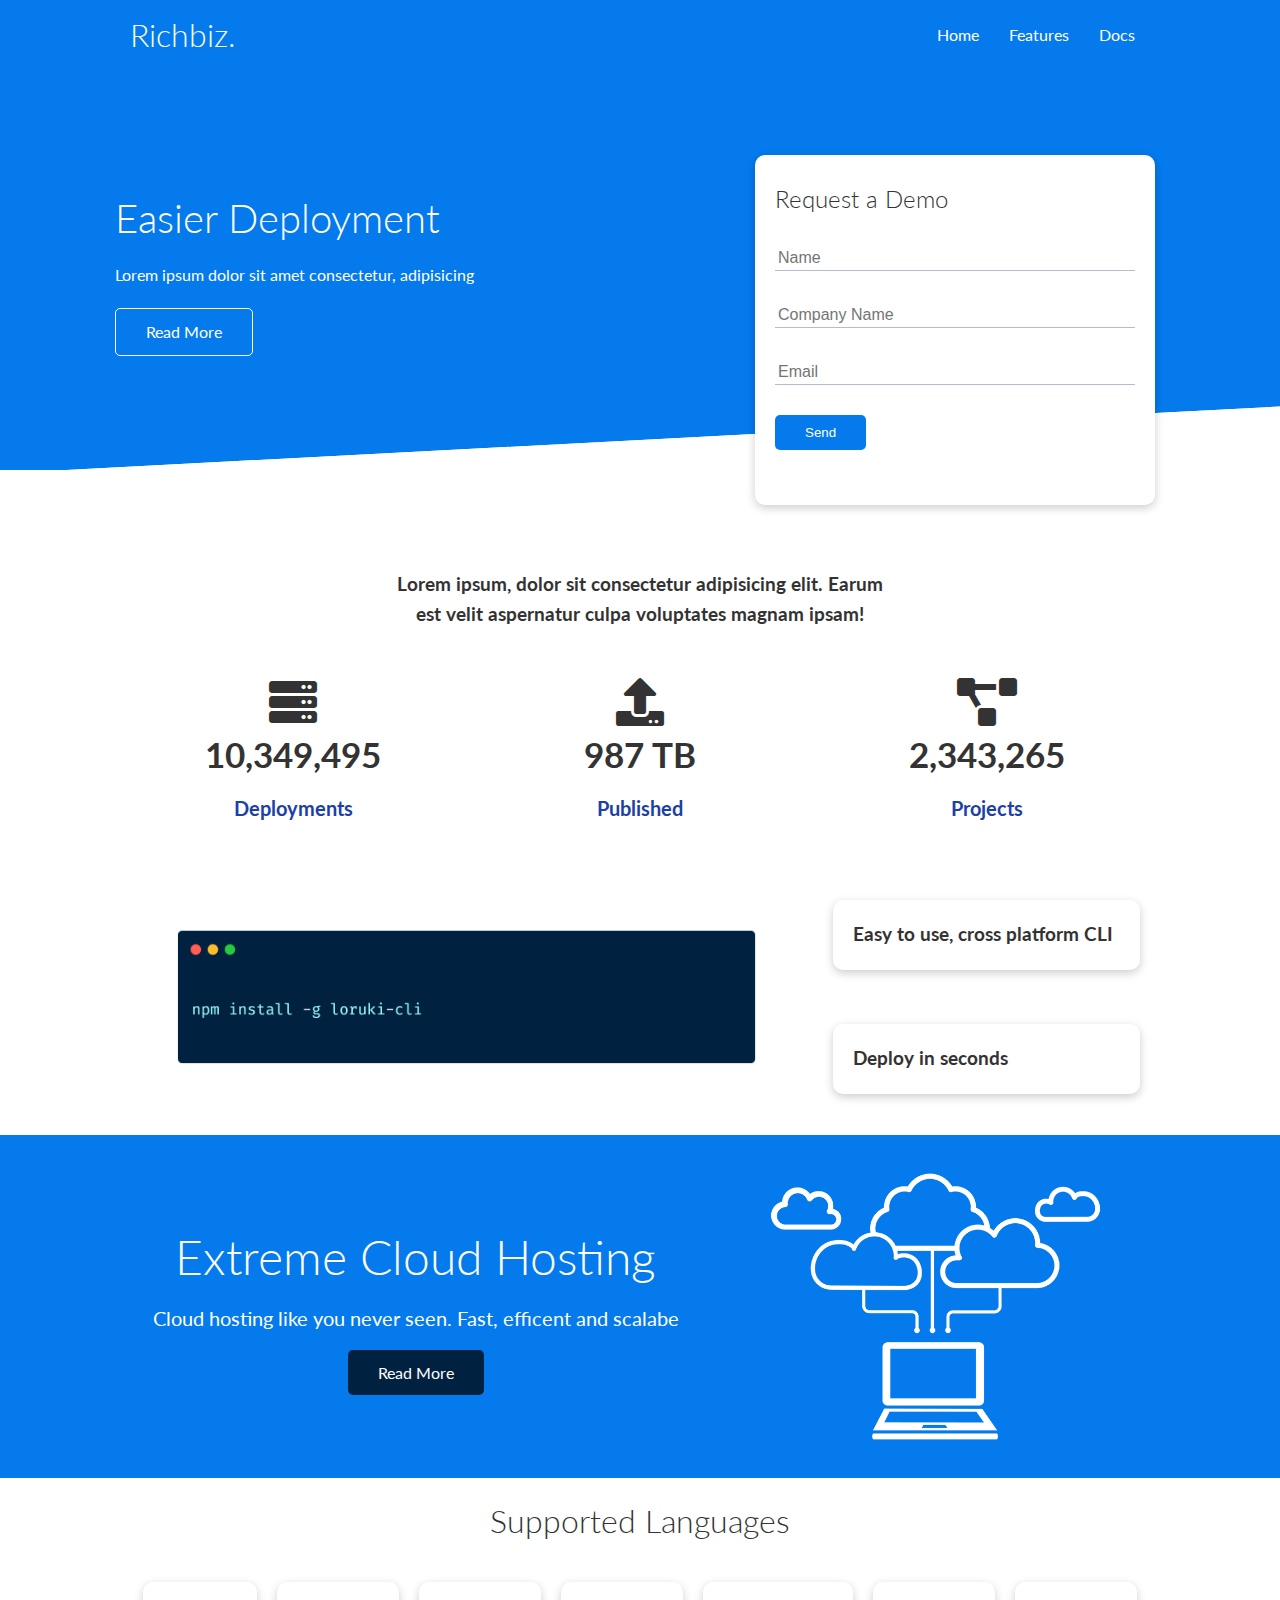
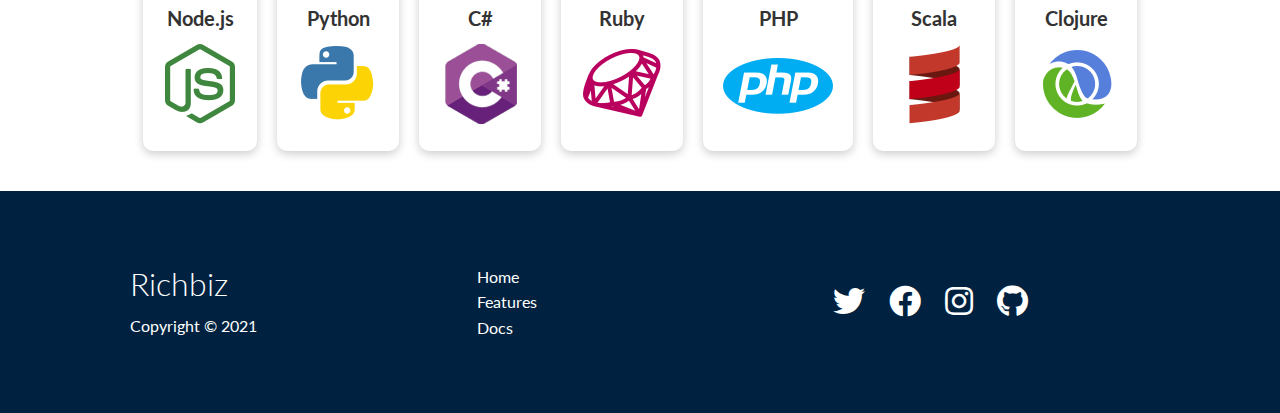
<file: index.html>
<!DOCTYPE html>
<html lang="en">
<head>
    <meta name="viewport" content="width=device-width, initial-scale=1.0">
    <meta http-equiv="X-UA-Compatible" content="IE=edge">
    <meta charset="UTF-8">
    <link rel="stylesheet" href="https://cdnjs.cloudflare.com/ajax/libs/font-awesome/5.15.4/css/all.min.css" integrity="sha512-1ycn6IcaQQ40/MKBW2W4Rhis/DbILU74C1vSrLJxCq57o941Ym01SwNsOMqvEBFlcgUa6xLiPY/NS5R+E6ztJQ==" crossorigin="anonymous" referrerpolicy="no-referrer" />
    <link rel="stylesheet" href="css/style.css">
    <link rel="stylesheet" href="css/utilities.css">
    <title>Richbiz | Cloud Hosting for Everyone</title>
</head>
<body>
    <!-- nav bar -->
    <div class="navbar">
        <div class="container flex">
            <h1 class="logo">Richbiz.</h1>
            <nav>
                <ul>
                    <li><a href="index.html">Home</a></li>
                    <li><a href="features.html">Features</a></li>
                    <li><a href="docs.html">Docs</a></li>
                </ul>
            </nav>
        </div>
    </div>

    <!-- Show case -->

    <section class="showcase">
        <div class="container grid">
            <div class="showcase-text">
                <h1>Easier Deployment</h1>
                <p>Lorem ipsum dolor sit amet consectetur, adipisicing</p>
                <a href="features.html" class="btn btn-outline">Read More</a>
            </div>
            <div class="showcase-form card">
                <h2>Request a Demo</h2>
                <form>
                    <div class="form-control">
                        <input type="text" name="name" placeholder="Name" required>
                    </div>
                    <div class="form-control">
                        <input type="text" name="company" placeholder="Company Name" required>
                    </div>
                    <div class="form-control">
                        <input type="email" name="email" placeholder="Email" required>
                    </div>
                    <input type="submit" value="Send" class="btn btn-primary">
                </form>
            </div>
        </div>
    </section>

    <!-- Stats -->

    <section class="stats">
        <div class="container">
            <h3 class="stats-heading text-center">
                Lorem ipsum, dolor sit consectetur adipisicing elit. Earum est velit aspernatur culpa voluptates magnam ipsam!
            </h3>

            <div class="grid grid-3 text-center my-4">
                <div>
                    <i class="fas fa-server fa-3x"></i>
                    <h3>10,349,495</h3>
                    <p class="text-secondary">Deployments</p>
                </div>
                <div>
                    <i class="fas fa-upload fa-3x"></i>
                    <h3>987 TB</h3>
                    <p class="text-secondary">Published</p>
                </div>
                <div>
                    <i class="fas fa-project-diagram fa-3x"></i>
                    <h3>2,343,265</h3>
                    <p class="text-secondary">Projects</p>
                </div>
            </div>
        </div>
    </section>

    <!-- CLI -->
    <section class="cli">
        <div class="container grid">
            <img src="/images/cli.png" alt="">
            <div class="card">
                <h3>Easy to use, cross platform CLI</h3>
            </div>
            <div class="card">
                <h3>Deploy in seconds</h3>
            </div>
        </div>
    </section>

    <!-- Cloud -->
    <section class="cloud bg-primary my-2 py-2">
        <div class="container grid">
            <div class="text-center">
                <h2 class="lg">Extreme Cloud Hosting</h2>
                <p class="lead my-1">Cloud hosting like you never seen. Fast, efficent and scalabe</p>
                <a href="features.html" class="btn btn-dark">Read More</a>
            </div>
            <img src="/images/cloud.png" alt="">
        </div>
    </section>

    <!-- Language -->

    <section class="languages">
        <h2 class="md text-center my-2">
            Supported Languages
        </h2>
        <div class="container flex">
            <div class="card">
                <h4>Node.js</h4>
                <img src="/images/logos/node.png" alt="">
            </div>
            <div class="card">
                <h4>Python</h4>
                <img src="/images/logos/python.png" alt="">
            </div>
            <div class="card">
                <h4>C#</h4>
                <img src="/images/logos/csharp.png" alt="">
            </div>
            <div class="card">
                <h4>Ruby</h4>
                <img src="/images/logos/ruby.png" alt="">
            </div>
            <div class="card">
                <h4>PHP</h4>
                <img src="/images/logos/php.png" alt="">
            </div>
            <div class="card">
                <h4>Scala</h4>
                <img src="/images/logos/scala.png" alt="">
            </div>
            <div class="card">
                <h4>Clojure</h4>
                <img src="/images/logos/clojure.png" alt="">
            </div>
        </div>
    </section>

    <!-- footer -->

    <footer class="footer bg-dark py-5">
        <div class="container grid grid-3">
            <div>
                <h1>Richbiz</h1>
                <p>Copyright &copy; 2021</p>
            </div>
            <nav>
                <ul>
                    <li><a href="index.html">Home</a></li>
                    <li><a href="features.html">Features</a></li>
                    <li><a href="docs.html">Docs</a></li>
                </ul>
            </nav>
            <div class="social">
                <a href="#"><i class="fab fa-twitter fa-2x"></i></a>
                <a href="#"><i class="fab fa-facebook fa-2x"></i></a>
                <a href="#"><i class="fab fa-instagram fa-2x"></i></a>
                <a href="#"><i class="fab fa-github fa-2x"></i></a>
            </div>
        </div>
    </footer>
</body>
</html>
</file>
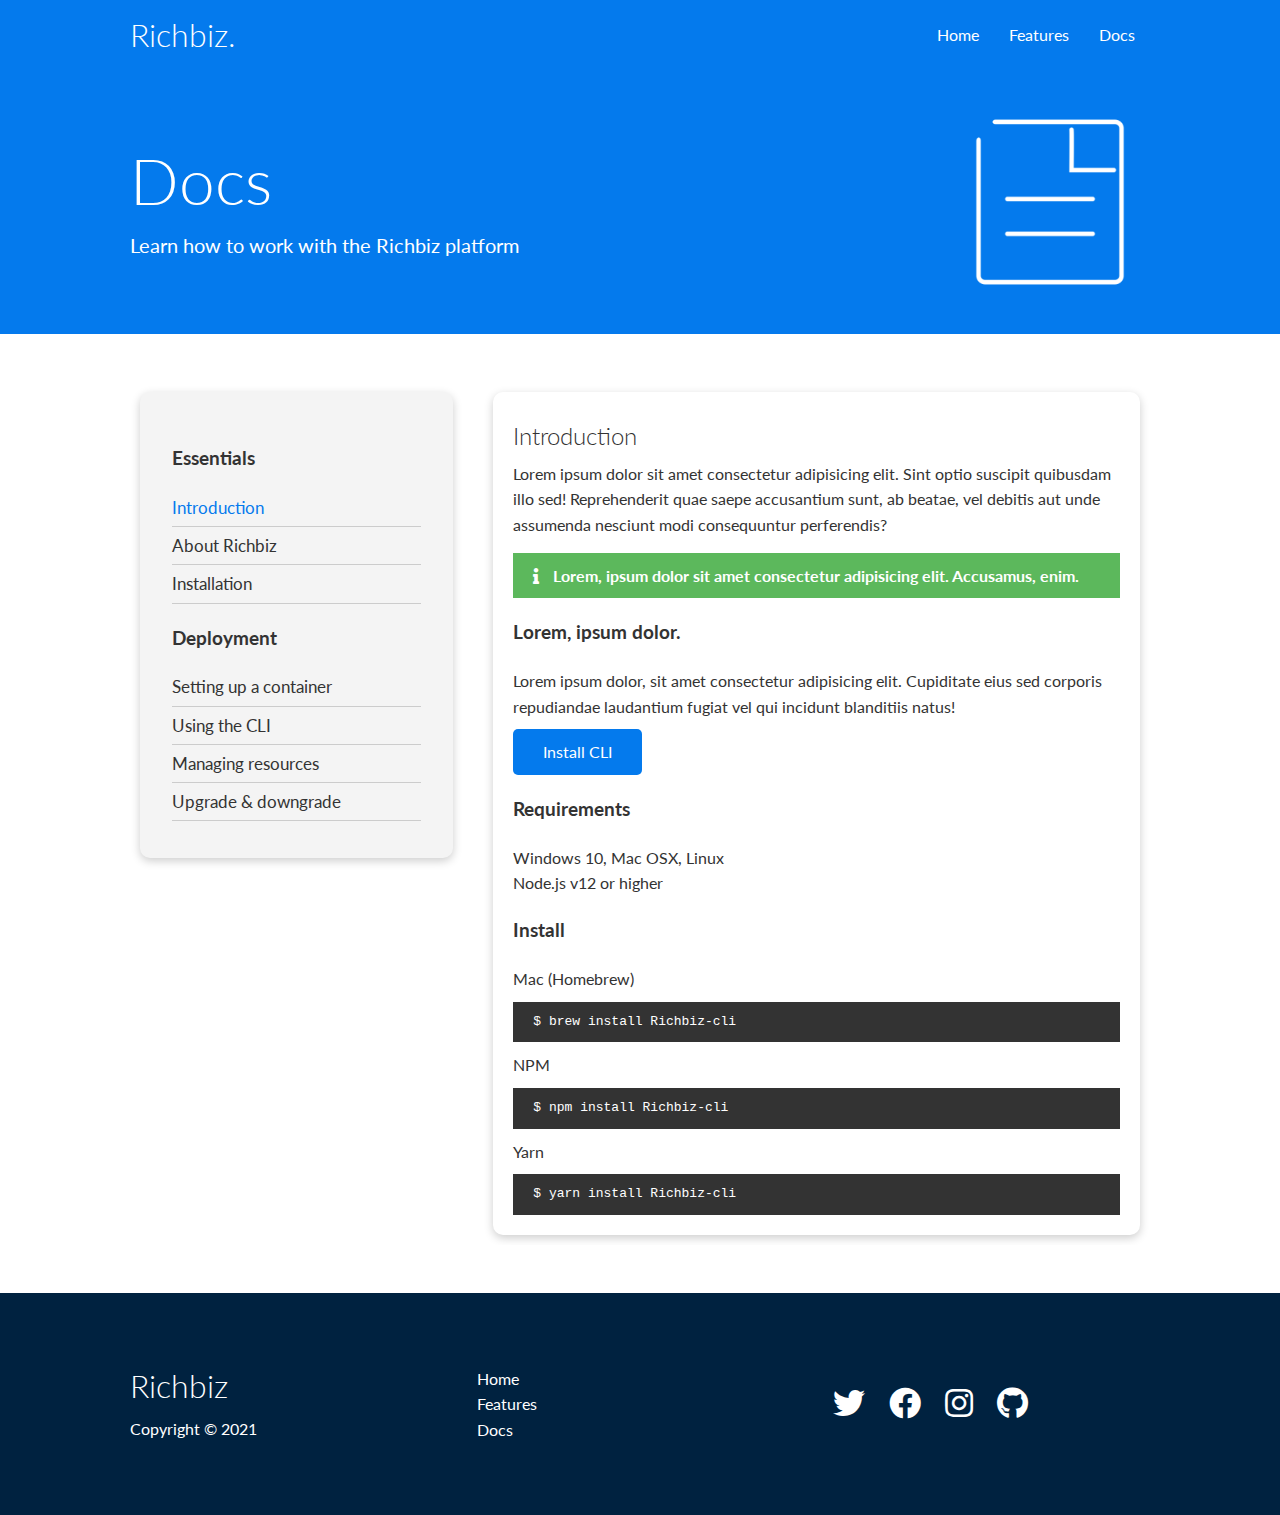
<file: docs.html>
<!DOCTYPE html>
<html lang="en">
<head>
    <meta name="viewport" content="width=device-width, initial-scale=1.0">
    <meta http-equiv="X-UA-Compatible" content="IE=edge">
    <meta charset="UTF-8">
    <link rel="stylesheet" href="https://cdnjs.cloudflare.com/ajax/libs/font-awesome/5.15.4/css/all.min.css" integrity="sha512-1ycn6IcaQQ40/MKBW2W4Rhis/DbILU74C1vSrLJxCq57o941Ym01SwNsOMqvEBFlcgUa6xLiPY/NS5R+E6ztJQ==" crossorigin="anonymous" referrerpolicy="no-referrer" />
    <link rel="stylesheet" href="css/style.css">
    <link rel="stylesheet" href="css/utilities.css">
    <title>Richbiz | Cloud Hosting for Everyone</title>
</head>
<body>
    <!-- nav bar -->
    <div class="navbar">
        <div class="container flex">
            <h1 class="logo">Richbiz.</h1>
            <nav>
                <ul>
                    <li><a href="index.html">Home</a></li>
                    <li><a href="features.html">Features</a></li>
                    <li><a href="docs.html">Docs</a></li>
                </ul>
            </nav>
        </div>
    </div>

    <!-- Head -->

    <section class="docs-head bg-primary py-3">
        <div class="container grid">
            <div>
                <h1 class="xl">Docs</h1>
                <p class="lead">Learn how to work with the Richbiz platform</p>
            </div>
            <img src="/images/docs.png" alt="">
        </div>
    </section>
   
    <!-- Docs main -->
    <section class="docs-main my-4">
        <div class="container grid">
            <div class="card bg-light p-3">
                <h3 class="my-2">Essentials</h3>
                <nav>
                    <ul>
                        <li><a class="text-primary" href="#">Introduction</a></li>
                        <li><a href="#">About Richbiz</a></li>
                        <li><a href="#">Installation</a></li>
                    </ul>
                </nav>
                <h3 class="my-2">Deployment</h3>
                <nav>
                    <ul>
                        <li><a href="#">Setting up a container</a></li>
						<li><a href="#">Using the CLI</a></li>
						<li><a href="#">Managing resources</a></li>
						<li><a href="#">Upgrade & downgrade</a></li>
                    </ul>
                </nav>
            </div>
            <div class="card">
                <h2>Introduction</h2>
                <p>Lorem ipsum dolor sit amet consectetur adipisicing elit. Sint optio suscipit quibusdam illo sed! Reprehenderit quae saepe accusantium sunt, ab beatae, vel debitis aut unde assumenda nesciunt modi consequuntur perferendis?</p>
                <div class="alert alert-success">
                    <i class="fas fa-info"></i> Lorem, ipsum dolor sit amet consectetur adipisicing elit. Accusamus, enim.
                </div>
                <h3>Lorem, ipsum dolor.</h3>
                <p>Lorem ipsum dolor, sit amet consectetur adipisicing elit. Cupiditate eius sed corporis repudiandae laudantium fugiat vel qui incidunt blanditiis natus!</p>
                <a href="#" class="btn btn-primary">Install CLI</a>
                <h3>Requirements</h3>
                <ul>
                    <li>Windows 10, Mac OSX, Linux</li>
                    <li>Node.js v12 or higher</li>
                </ul>
                <h3>Install</h3>
                <p>Mac (Homebrew)</p>
                <pre><code>$ brew install Richbiz-cli</code></pre>
                <p>NPM</p>
                <pre><code>$ npm install Richbiz-cli</code></pre>
                <p>Yarn</p>
                <pre><code>$ yarn install Richbiz-cli</code></pre>
            </div>
        </div>
    </section>
    
    <!-- footer -->

    <footer class="footer bg-dark py-5">
        <div class="container grid grid-3">
            <div>
                <h1>Richbiz</h1>
                <p>Copyright &copy; 2021</p>
            </div>
            <nav>
                <ul>
                    <li><a href="index.html">Home</a></li>
                    <li><a href="features.html">Features</a></li>
                    <li><a href="docs.html">Docs</a></li>
                </ul>
            </nav>
            <div class="social">
                <a href="#"><i class="fab fa-twitter fa-2x"></i></a>
                <a href="#"><i class="fab fa-facebook fa-2x"></i></a>
                <a href="#"><i class="fab fa-instagram fa-2x"></i></a>
                <a href="#"><i class="fab fa-github fa-2x"></i></a>
            </div>
        </div>
    </footer>
</body>
</html>
</file>
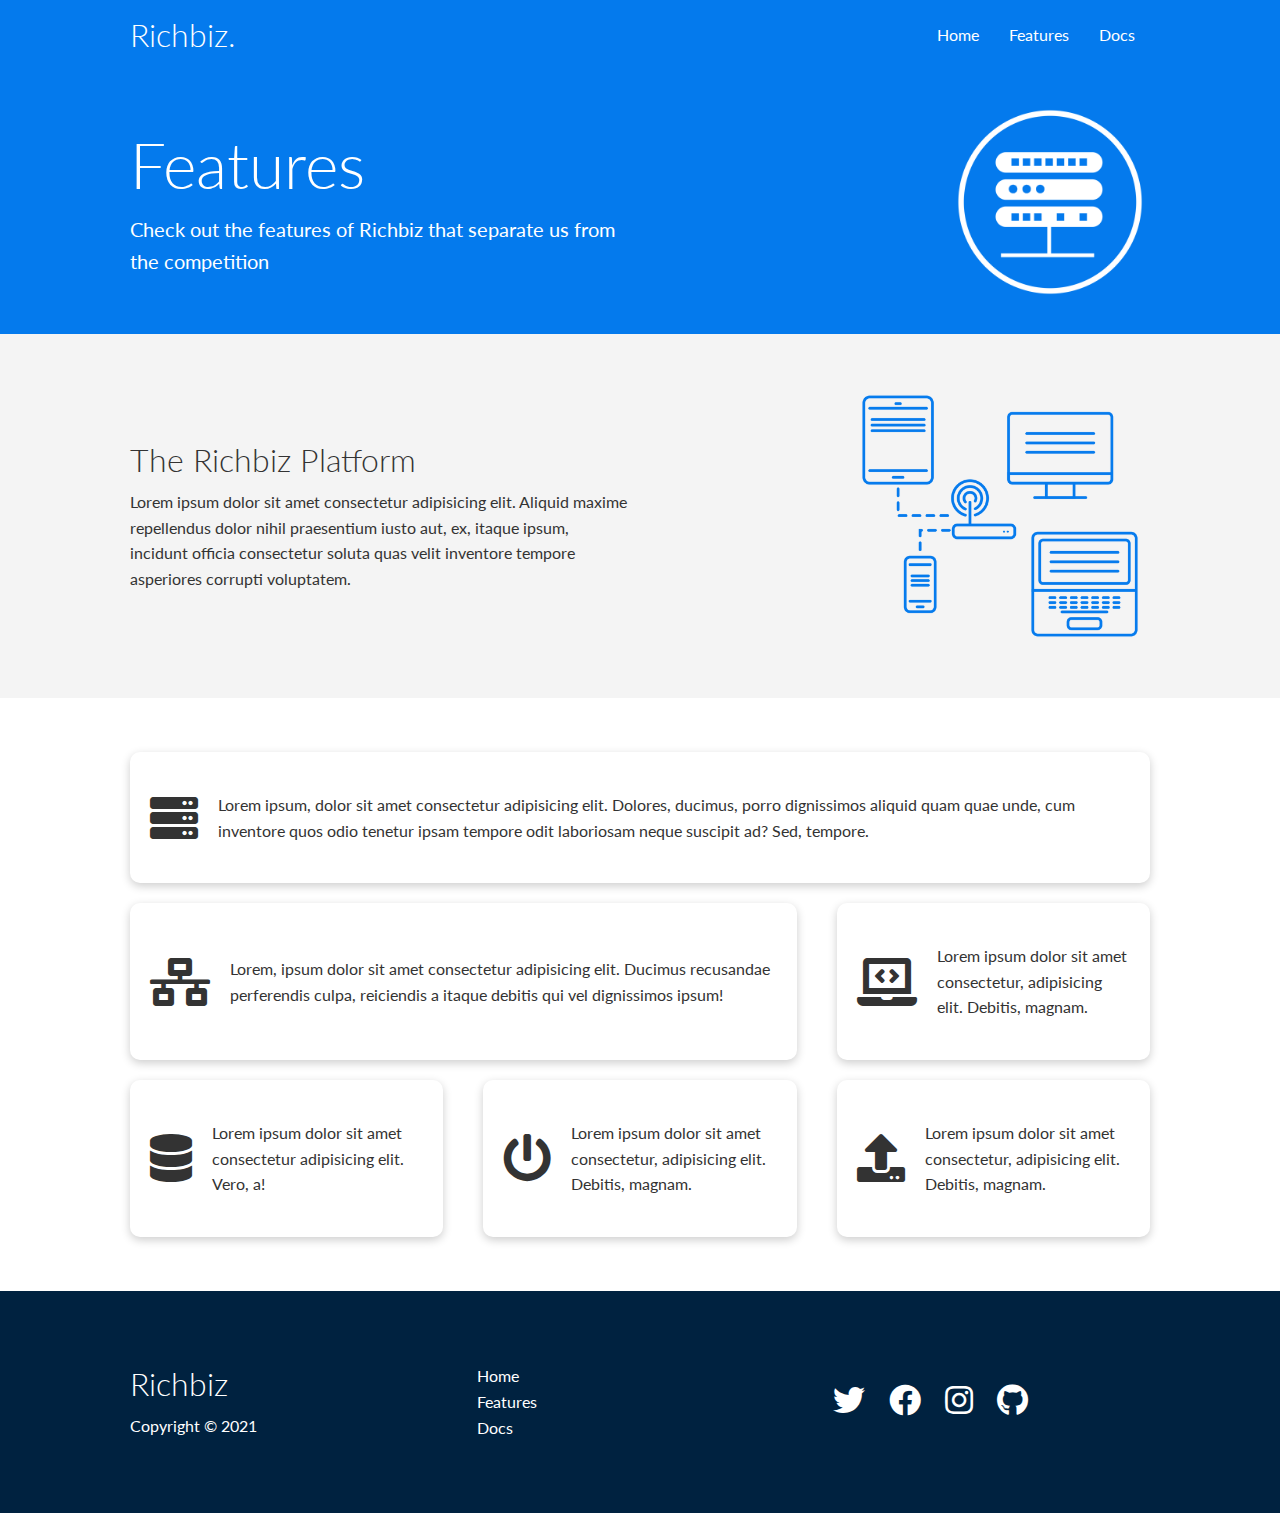
<file: features.html>
<!DOCTYPE html>
<html lang="en">
<head>
    <meta name="viewport" content="width=device-width, initial-scale=1.0">
    <meta http-equiv="X-UA-Compatible" content="IE=edge">
    <meta charset="UTF-8">
    <link rel="stylesheet" href="https://cdnjs.cloudflare.com/ajax/libs/font-awesome/5.15.4/css/all.min.css" integrity="sha512-1ycn6IcaQQ40/MKBW2W4Rhis/DbILU74C1vSrLJxCq57o941Ym01SwNsOMqvEBFlcgUa6xLiPY/NS5R+E6ztJQ==" crossorigin="anonymous" referrerpolicy="no-referrer" />
    <link rel="stylesheet" href="css/style.css">
    <link rel="stylesheet" href="css/utilities.css">
    <title>Richbiz | Cloud Hosting for Everyone</title>
</head>
<body>
    <!-- nav bar -->
    <div class="navbar">
        <div class="container flex">
            <h1 class="logo">Richbiz.</h1>
            <nav>
                <ul>
                    <li><a href="index.html">Home</a></li>
                    <li><a href="features.html">Features</a></li>
                    <li><a href="docs.html">Docs</a></li>
                </ul>
            </nav>
        </div>
    </div>

    <!-- Head -->

    <section class="features-head bg-primary py-3">
        <div class="container grid">
            <div>
                <h1 class="xl">Features</h1>
                <p class="lead">Check out the features of Richbiz that separate us from the competition</p>
            </div>
            <img src="/images/server.png" alt="">
        </div>
    </section>
    <!-- Sub head -->

    <section class="features-sub-head bg-light py-3">
        <div class="container grid">
            <div>
                <h1 class="md">The Richbiz Platform</h1>
                <p>Lorem ipsum dolor sit amet consectetur adipisicing elit. Aliquid maxime repellendus dolor nihil praesentium iusto aut, ex, itaque ipsum, incidunt officia consectetur soluta quas velit inventore tempore asperiores corrupti voluptatem.</p>
            </div>
            <img src="/images/server2.png" alt="">
        </div>
    </section>

    <!-- main -->
    <section class="features-main my-2">
        <div class="container grid grid-3">
            <div class="card flex">
                <i class="fas fa-server fa-3x"></i>
                <p>Lorem ipsum, dolor sit amet consectetur adipisicing elit. Dolores, ducimus, porro dignissimos aliquid quam quae unde, cum inventore quos odio tenetur ipsam tempore odit laboriosam neque suscipit ad? Sed, tempore.</p>
            </div>
            <div class="card flex">
                <i class="fas fa-network-wired fa-3x"></i>
                <p>
                    Lorem, ipsum dolor sit amet consectetur adipisicing elit. Ducimus
                    recusandae perferendis culpa, reiciendis a itaque debitis qui vel
                    dignissimos ipsum!
                </p>
            </div>
            <div class="card flex">
                <i class="fas fa-laptop-code fa-3x"></i>
                <p>
                    Lorem ipsum dolor sit amet consectetur, adipisicing elit. Debitis,
                    magnam.
                </p>
            </div>
            <div class="card flex">
                <i class="fas fa-database fa-3x"></i>
                <p>
                    Lorem ipsum dolor sit amet consectetur adipisicing elit. Vero, a!
                </p>
            </div>
            <div class="card flex">
                <i class="fas fa-power-off fa-3x"></i>
                <p>
                    Lorem ipsum dolor sit amet consectetur, adipisicing elit. Debitis,
                    magnam.
                </p>
            </div>
            <div class="card flex">
                <i class="fas fa-upload fa-3x"></i>
                <p>
                    Lorem ipsum dolor sit amet consectetur, adipisicing elit. Debitis,
                    magnam.
                </p>
            </div>
        </div>
    </section>

    
    <!-- footer -->

    <footer class="footer bg-dark py-5">
        <div class="container grid grid-3">
            <div>
                <h1>Richbiz</h1>
                <p>Copyright &copy; 2021</p>
            </div>
            <nav>
                <ul>
                    <li><a href="index.html">Home</a></li>
                    <li><a href="features.html">Features</a></li>
                    <li><a href="docs.html">Docs</a></li>
                </ul>
            </nav>
            <div class="social">
                <a href="#"><i class="fab fa-twitter fa-2x"></i></a>
                <a href="#"><i class="fab fa-facebook fa-2x"></i></a>
                <a href="#"><i class="fab fa-instagram fa-2x"></i></a>
                <a href="#"><i class="fab fa-github fa-2x"></i></a>
            </div>
        </div>
    </footer>
</body>
</html>
</file>
<file: css/style.css>
@import url("https://fonts.googleapis.com/css2?family=lato:wght@300&display=swap");

:root {
  --primary-color: #047aed;
  --secondary-color: #1c3fa8;
  --dark-color: #002240;
  --light-color: #f4f4f4;
  --success-color: #5cb85c;
  --error-color: #d9534f;
}

* {
  box-sizing: border-box;
  padding: 0;
  margin: 0;
}

body {
  font-family: "Lato", sans-serif;
  color: #333;
  line-height: 1.6;
}

ul {
  list-style-type: none;
}

a {
  text-decoration: none;
  color: #333;
}

h1,
h2 {
  font-weight: 300;
  line-height: 1.2;
  margin: 10px 0;
}

p {
  margin: 10px 0;
}

img {
  width: 100%;
}

code,
pre {
  background: #333;
  color: #fff;
  padding: 10px;
}
/* Nav Bar */

.navbar {
  background-color: var(--primary-color);
  color: #fff;
  height: 70px;
}

.navbar ul {
  display: flex;
}

.navbar a {
  color: #fff;
  padding: 10px;
  margin: 0 5px;
}

.navbar a:hover {
  border-bottom: 2px #fff solid;
}

.navbar .flex {
  justify-content: space-between;
}
/* Showcase */
.showcase {
  height: 400px;
  background-color: var(--primary-color);
  color: #fff;
  position: relative;
}

.showcase h1 {
  font-size: 40px;
}

.showcase p {
  margin: 20px 0;
}

.showcase .grid {
  overflow: visible;
  grid-template-columns: 55% 45%;
  gap: 30px;
}

.showcase-text {
  animation: slideInFromLeft 1s ease-in;
}

.showcase-form {
  position: relative;
  top: 60px;
  height: 350px;
  width: 400px;
  padding: 40px;
  z-index: 100;
  justify-self: flex-end;
  animation: slideInFromRight 1s ease-in;
}

.showcase-form .form-control {
  margin: 30px 0;
}

.showcase-form input[type="text"],
.showcase-form input[type="email"] {
  border: 0;
  border-bottom: 1px solid #b4becb;
  width: 100%;
  padding: 3px;
  font-size: 16px;
}

.showcase-form input:focus {
  outline: none;
}

.showcase::before,
.showcase::after {
  content: "";
  position: absolute;
  height: 100px;
  bottom: -70px;
  right: 0;
  left: 0;
  background-color: #fff;
  transform: skewY(-3deg);
  -webkit-transform: skewY(-3deg);
  -moz-transform: skewY(-3deg);
  -ms-transform: skewY(-3deg);
}
/* Stats */
.stats {
  padding-top: 100px;
  animation: slideInFromBottom 1s ease-in;
}

.stats-heading {
  max-width: 500px;
  margin: auto;
}

.stats .grid h3 {
  font-size: 35px;
}

.stats .grid p {
  font-size: 20px;
  font-weight: bold;
}

/* Cli */
.cli .grid {
  grid-template-columns: 1fr 1fr 1fr;
  grid-template-rows: 1fr 1fr;
}

.cli .grid > *:first-child {
  grid-column: 1 / span 2;
  grid-row: 1 / span 2;
}
/* Cloud */
.cloud .grid {
  grid-template-columns: 4fr 3fr;
}
/* Language */

.languages .flex {
  flex-wrap: wrap;
}
.languages .card {
  text-align: center;
  margin: 18px 10px 40px;
  transition: transform 0.2s ease;
}
.languages .card h4 {
  font-size: 20px;
  margin-bottom: 10px;
}
.languages .card:hover {
  transform: translateY(-15px);
}
/* Features */
.features-head img,
.docs-head img {
  width: 200px;
  justify-self: flex-end;
}
.features-sub-head img {
  width: 300px;
  justify-self: flex-end;
}

.features-main .card > i {
  margin-right: 20px;
}

.features-main .grid {
  padding: 30px;
}

.features-main .grid > *:first-child {
  grid-column: 1 / span 3;
}
.features-main .grid > *:nth-child(2) {
  grid-column: 1 / span 2;
}
/* Docs */
.docs-main h3 {
  margin: 20px 0;
}

.docs-main .grid {
  grid-template-columns: 1fr 2fr;
  align-items: flex-start;
}

.docs-main nav li {
  font-size: 17px;
  padding-bottom: 5px;
  margin-bottom: 5px;
  border-bottom: 1px #ccc solid;
}
.docs-main a:hover {
  font-weight: bold;
}
/* footer */
.footer .social a {
  margin: 0 10px;
}
/* Animations */
@keyframes slideInFromLeft {
  0% {
    transform: translateX(-100%);
  }

  100% {
    transform: translateX(0);
  }
}
@keyframes slideInFromRight {
  0% {
    transform: translateX(100%);
  }

  100% {
    transform: translateX(0);
  }
}
@keyframes slideInFromTop {
  0% {
    transform: translateY(-100%);
  }

  100% {
    transform: translateX(0);
  }
}
@keyframes slideInFromBottom {
  0% {
    transform: translateY(100%);
  }

  100% {
    transform: translateX(0);
  }
}
/* Tablets and Under */
@media (max-width: 768px) {
  .grid,
  .showcase .grid,
  .stats .grid,
  .cli .grid,
  .cloud .grid,
  .features-head .grid,
  .features-main .grid,
  .features-sub-head .grid,
  .docs-main .grid,
  .docs-head .grid {
    grid-template-columns: 1fr;
    grid-template-rows: 1fr;
  }

  .showcase {
    height: auto;
  }
  .showcase-text {
    text-align: center;
    margin-top: 40px;
    animation: slideInFromTop 1s ease-in;
  }

  .showcase-form {
    justify-self: center;
    margin: auto;
    animation: slideInFromLeft 1s ease-in;
  }
  .cli .grid > *:first-child {
    grid-column: 1;
    grid-row: 1;
  }

  .features-head,
  .features-sub-head,
  .docs-head {
    text-align: center;
  }
  .features-head img,
  .features-sub-head img,
  .docs-head img {
    justify-self: center;
  }

  .features-main .grid > *:first-child,
  .features-main .grid > *:nth-child(2) {
    grid-column: 1;
  }
}

/* Mobile */
@media (max-width: 500px) {
  .navbar {
    height: 110px;
  }

  .navbar .flex {
    flex-direction: column;
  }

  .navbar ul {
    padding: 10px;
    background-color: rgba(0, 0, 0, 0.1);
  }
  .showcase-form {
    width: 300px;
  }
}
</file>
<file: css/utilities.css>
/* Utilities */
.container {
  max-width: 1100px;
  margin: 0 auto;
  overflow: auto;
  padding: 0 40px;
}

.card {
  background-color: #fff;
  color: #333;
  border-radius: 10px;
  box-shadow: 0 3px 10px rgba(0, 0, 0, 0.2);
  padding: 20px;
  margin: 10px;
}

.btn {
  display: inline-block;
  padding: 10px 30px;
  cursor: pointer;
  background-color: var(--primary-color);
  color: #fff;
  border: none;
  border-radius: 5px;
}

.btn-outline {
  background-color: transparent;
  border: 1px #fff solid;
}

.btn:hover {
  transform: scale(0.98);
}

/* Backgrounds & colored buttons */
.bg-primary,
.btn-primary {
  background-color: var(--primary-color);
  color: #fff;
}
.bg-secondary,
.btn-secondary {
  background-color: var(--secondary-color);
  color: #fff;
}
.bg-dark,
.btn-dark {
  background-color: var(--dark-color);
  color: #fff;
}
.bg-light,
.btn-light {
  background-color: var(--light-color);
  color: #333;
}
.bg-primary a,
.btn-primary a,
.bg-secondary a,
.btn-secondary a,
.bg-dark a,
.btn-dark a {
  color: #fff;
}
/* text colors */
.text-primary {
  color: var(--primary-color);
}
.text-secondary {
  color: var(--secondary-color);
}
.text-dark {
  color: var(--dark-color);
}
.text-light {
  color: var(--light-color);
}
/* Text sizes */
.lead {
  font-size: 20px;
}

.sm {
  font-size: 1rem;
}

.md {
  font-size: 2rem;
}

.lg {
  font-size: 3rem;
}

.xl {
  font-size: 4rem;
}
.text-center {
  text-align: center;
}
/* Alert */
.alert {
  background-color: var(--light-color);
  padding: 10px 20px;
  font-weight: bold;
  margin: 15px 0;
}
.alert i {
  margin-right: 10px;
}

.alert-success {
  background-color: var(--success-color);
  color: #fff;
}

.alert-error {
  background-color: var(--error-color);
  color: #fff;
}

.flex {
  display: flex;
  justify-content: center;
  align-items: center;
  height: 100%;
}

.grid {
  display: grid;
  grid-template-columns: 1fr 1fr;
  gap: 20px;
  justify-content: center;
  align-items: center;
  height: 100%;
}

.grid-3 {
  grid-template-columns: 1fr 1fr 1fr;
}
/* Margin */
.my-1 {
  margin: 1rem 0;
}

.my-2 {
  margin: 1.5rem 0;
}

.my-3 {
  margin: 2rem 0;
}

.my-4 {
  margin: 3rem 0;
}

.my-5 {
  margin: 4rem 0;
}
.m-1 {
  margin: 1rem;
}

.m-2 {
  margin: 1.5rem;
}

.m-3 {
  margin: 2rem;
}

.m-4 {
  margin: 3rem;
}

.m-5 {
  margin: 4rem;
}
/* Padding */
.py-1 {
  margin: 1rem 0;
}

.py-2 {
  padding: 1.5rem 0;
}

.py-3 {
  padding: 2rem 0;
}

.py-4 {
  padding: 3rem 0;
}

.py-5 {
  padding: 4rem 0;
}
.p-1 {
  padding: 1rem;
}

.p-2 {
  padding: 1.5rem;
}

.p-3 {
  padding: 2rem;
}

.p-4 {
  padding: 3rem;
}

.p-5 {
  padding: 4rem;
}
</file>
